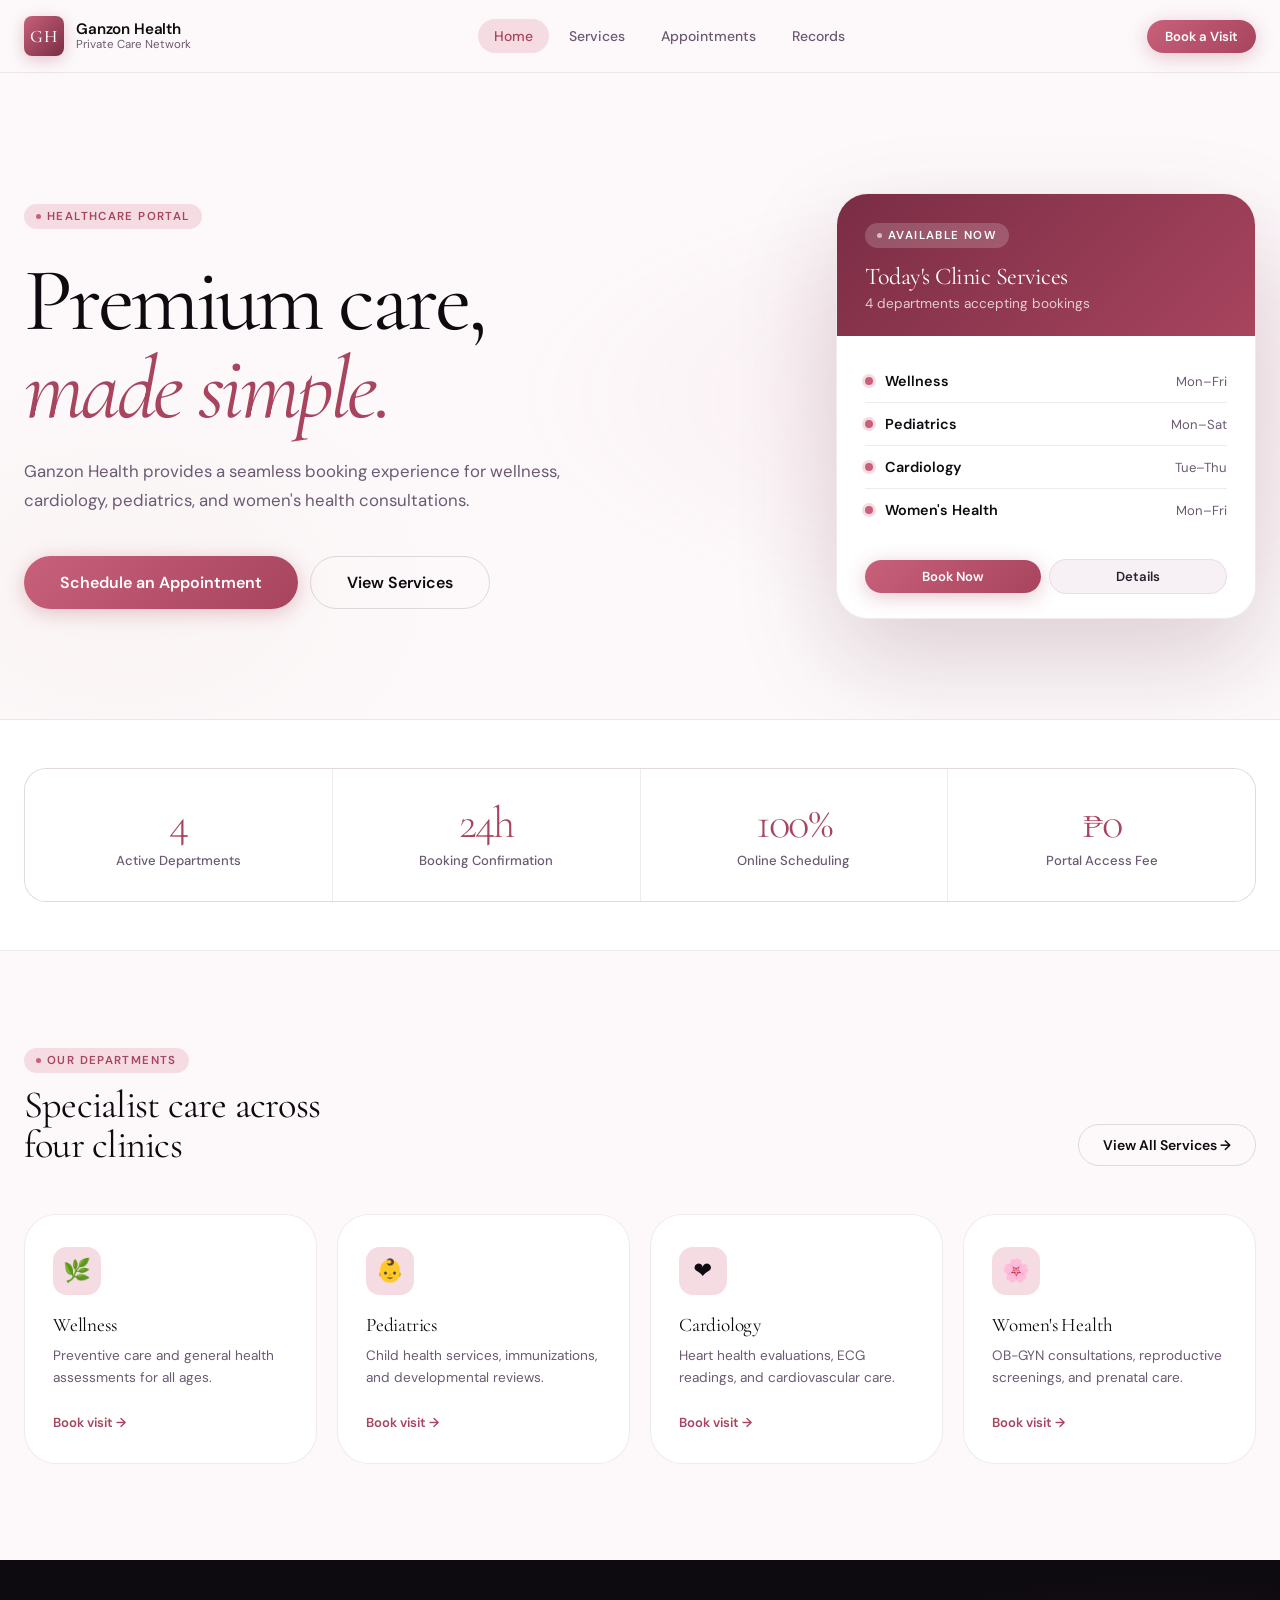
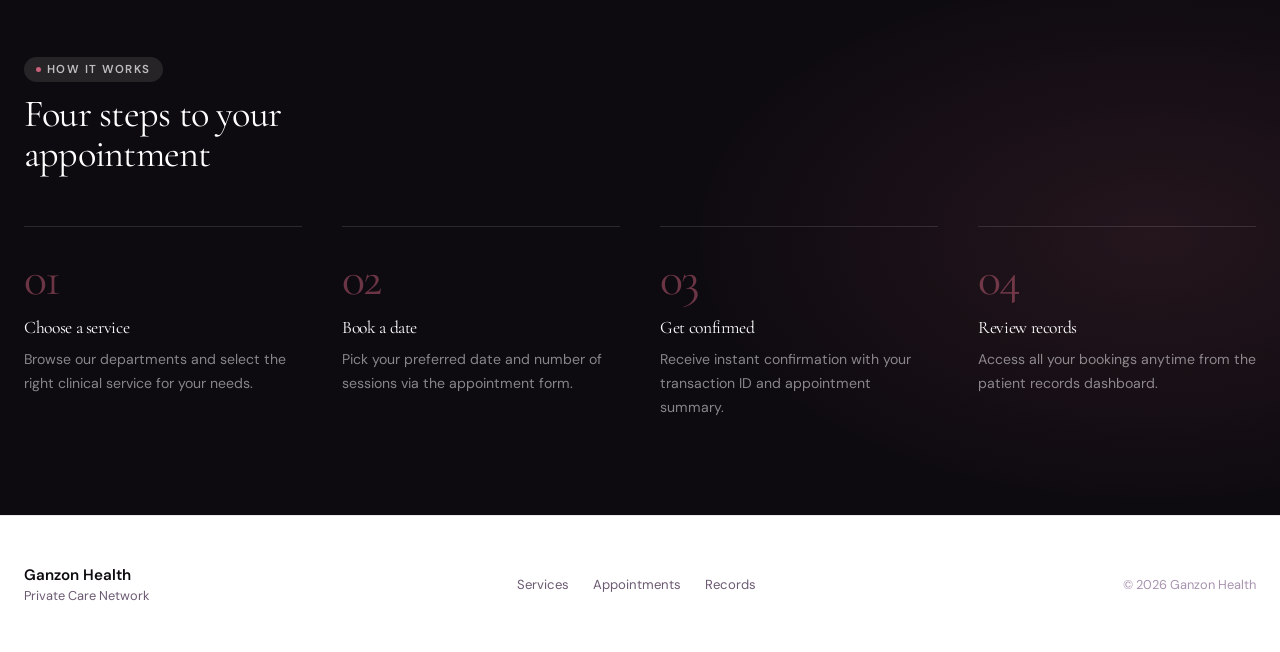
<file: templates/index.html>
<!DOCTYPE html>
<html lang="en">
<head>
  <meta charset="UTF-8">
  <meta name="viewport" content="width=device-width, initial-scale=1.0">
  <title>Ganzon Health — Private Care Network</title>
  <link rel="stylesheet" href="/static/css/styles.css">
</head>
<body class="page-home">

  <header class="site-header">
    <div class="header-inner">
      <a class="brand" href="/">
        <div class="brand-icon">GH</div>
        <div class="brand-text">
          <strong>Ganzon Health</strong>
          <small>Private Care Network</small>
        </div>
      </a>
      <nav class="main-nav">
        <a href="/" class="active">Home</a>
        <a href="/departments">Services</a>
        <a href="/appointment">Appointments</a>
        <a href="/records">Records</a>
      </nav>
      <div class="header-cta">
        <a class="btn btn-primary btn-sm" href="/appointment">Book a Visit</a>
      </div>
    </div>
  </header>

  <section class="hero">
    <div class="container">
      <div class="hero-grid">
        <div class="hero-copy">
          <span class="tag">Healthcare Portal</span>
          <h1 class="display-xl">
            Premium care,<br><em>made simple.</em>
          </h1>
          <p class="body-lg">
            Ganzon Health provides a seamless booking experience for wellness,
            cardiology, pediatrics, and women's health consultations.
          </p>
          <div class="hero-actions">
            <a class="btn btn-primary btn-lg" href="/appointment">Schedule an Appointment</a>
            <a class="btn btn-outline btn-lg" href="/departments">View Services</a>
          </div>
        </div>

        <div class="hero-card">
          <div class="hero-card-header">
            <span class="tag">Available Now</span>
            <h3>Today's Clinic Services</h3>
            <p>4 departments accepting bookings</p>
          </div>
          <div class="hero-card-body">
            <div class="service-item">
              <div class="service-item-left">
                <span class="service-dot"></span>
                <strong>Wellness</strong>
              </div>
              <span>Mon–Fri</span>
            </div>
            <div class="service-item">
              <div class="service-item-left">
                <span class="service-dot"></span>
                <strong>Pediatrics</strong>
              </div>
              <span>Mon–Sat</span>
            </div>
            <div class="service-item">
              <div class="service-item-left">
                <span class="service-dot"></span>
                <strong>Cardiology</strong>
              </div>
              <span>Tue–Thu</span>
            </div>
            <div class="service-item">
              <div class="service-item-left">
                <span class="service-dot"></span>
                <strong>Women's Health</strong>
              </div>
              <span>Mon–Fri</span>
            </div>
          </div>
          <div class="hero-card-footer">
            <a class="btn btn-primary btn-sm" href="/appointment">Book Now</a>
            <a class="btn btn-ghost btn-sm" href="/departments">Details</a>
          </div>
        </div>
      </div>
    </div>
  </section>

  <section class="stats-bar">
    <div class="container">
      <div class="stats-grid">
        <div class="stat-item">
          <div class="stat-num">4</div>
          <div class="stat-label">Active Departments</div>
        </div>
        <div class="stat-item">
          <div class="stat-num">24h</div>
          <div class="stat-label">Booking Confirmation</div>
        </div>
        <div class="stat-item">
          <div class="stat-num">100%</div>
          <div class="stat-label">Online Scheduling</div>
        </div>
        <div class="stat-item">
          <div class="stat-num">₱0</div>
          <div class="stat-label">Portal Access Fee</div>
        </div>
      </div>
    </div>
  </section>

  <section class="services-preview">
    <div class="container">
      <div class="section-header">
        <div>
          <span class="tag" style="margin-bottom:12px;display:inline-flex;">Our Departments</span>
          <h2 class="display-md">Specialist care across four clinics</h2>
        </div>
        <a class="btn btn-outline" href="/departments">View All Services →</a>
      </div>
      <div class="services-grid">
        <a class="service-card-home" href="/appointment?service=WELLNESS">
          <div class="service-icon">🌿</div>
          <h3>Wellness</h3>
          <p>Preventive care and general health assessments for all ages.</p>
          <span class="link-arrow">Book visit →</span>
        </a>
        <a class="service-card-home" href="/appointment?service=PEDIATRICS" style="animation-delay:.08s">
          <div class="service-icon">👶</div>
          <h3>Pediatrics</h3>
          <p>Child health services, immunizations, and developmental reviews.</p>
          <span class="link-arrow">Book visit →</span>
        </a>
        <a class="service-card-home" href="/appointment?service=CARDIOLOGY" style="animation-delay:.16s">
          <div class="service-icon">❤️</div>
          <h3>Cardiology</h3>
          <p>Heart health evaluations, ECG readings, and cardiovascular care.</p>
          <span class="link-arrow">Book visit →</span>
        </a>
        <a class="service-card-home" href="/appointment?service=WOMENS_HEALTH" style="animation-delay:.24s">
          <div class="service-icon">🌸</div>
          <h3>Women's Health</h3>
          <p>OB-GYN consultations, reproductive screenings, and prenatal care.</p>
          <span class="link-arrow">Book visit →</span>
        </a>
      </div>
    </div>
  </section>

  <section class="process-section">
    <div class="container">
      <div class="section-header" style="margin-bottom:52px;">
        <div>
          <span class="tag" style="background:rgba(255,255,255,.1);color:rgba(255,255,255,.7);margin-bottom:12px;display:inline-flex;">How It Works</span>
          <h2 class="display-md" style="color:#fff;">Four steps to your appointment</h2>
        </div>
      </div>
      <div class="process-grid">
        <div class="process-step">
          <div class="step-num">01</div>
          <h3>Choose a service</h3>
          <p>Browse our departments and select the right clinical service for your needs.</p>
        </div>
        <div class="process-step">
          <div class="step-num">02</div>
          <h3>Book a date</h3>
          <p>Pick your preferred date and number of sessions via the appointment form.</p>
        </div>
        <div class="process-step">
          <div class="step-num">03</div>
          <h3>Get confirmed</h3>
          <p>Receive instant confirmation with your transaction ID and appointment summary.</p>
        </div>
        <div class="process-step">
          <div class="step-num">04</div>
          <h3>Review records</h3>
          <p>Access all your bookings anytime from the patient records dashboard.</p>
        </div>
      </div>
    </div>
  </section>

  <footer class="site-footer">
    <div class="footer-inner">
      <div class="footer-brand">
        <strong>Ganzon Health</strong>
        <p>Private Care Network</p>
      </div>
      <nav class="footer-links">
        <a href="/departments">Services</a>
        <a href="/appointment">Appointments</a>
        <a href="/records">Records</a>
      </nav>
      <p class="footer-copy">© <span id="year"></span> Ganzon Health</p>
    </div>
  </footer>

  <script src="/static/js/home.js"></script>
</body>
</html>
</file>
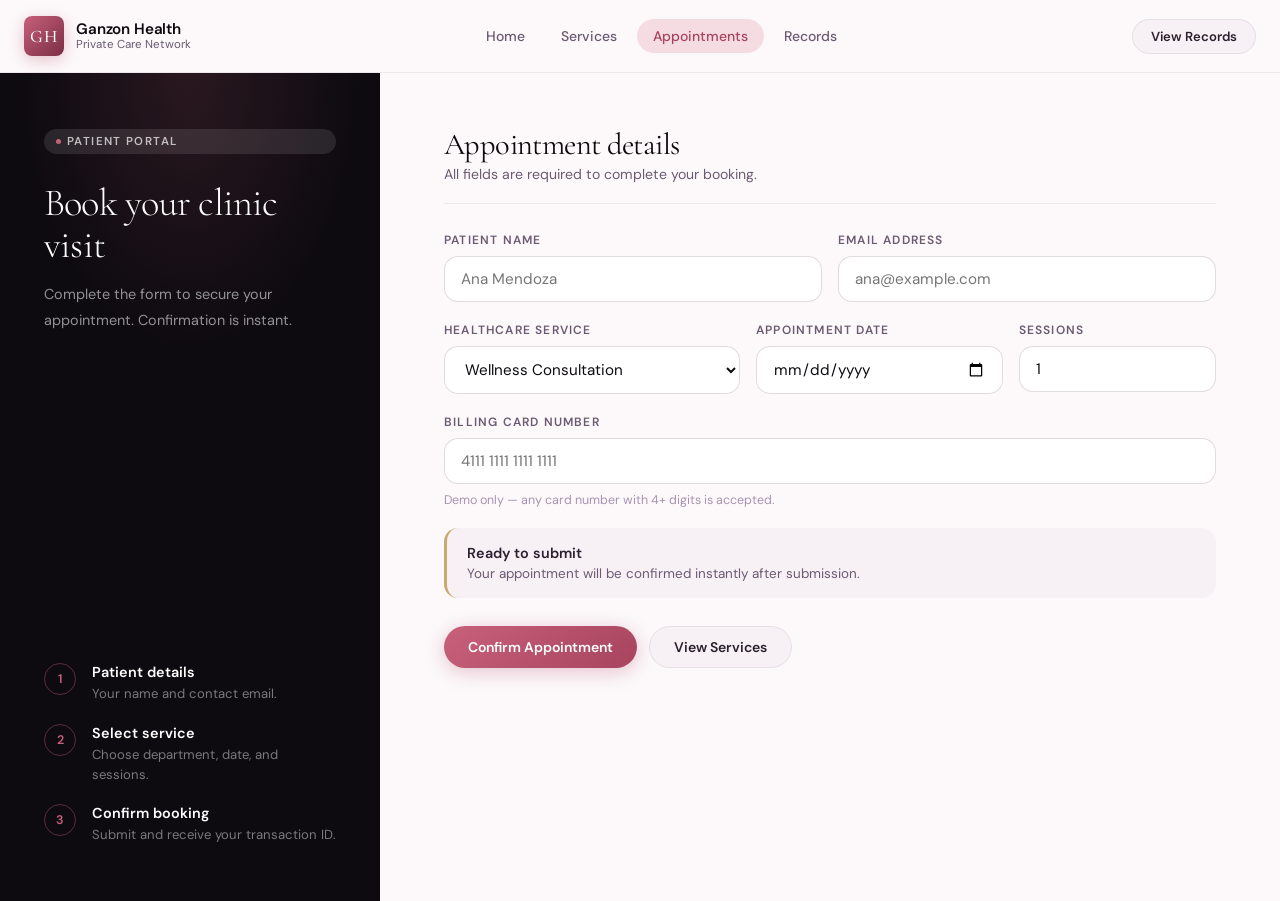
<file: templates/appointment.html>
<!DOCTYPE html>
<html lang="en">
<head>
  <meta charset="UTF-8">
  <meta name="viewport" content="width=device-width, initial-scale=1.0">
  <title>Book an Appointment — Ganzon Health</title>
  <link rel="stylesheet" href="/static/css/styles.css">
</head>
<body class="page-booking">

  <header class="site-header">
    <div class="header-inner">
      <a class="brand" href="/">
        <div class="brand-icon">GH</div>
        <div class="brand-text">
          <strong>Ganzon Health</strong>
          <small>Private Care Network</small>
        </div>
      </a>
      <nav class="main-nav">
        <a href="/">Home</a>
        <a href="/departments">Services</a>
        <a href="/appointment" class="active">Appointments</a>
        <a href="/records">Records</a>
      </nav>
      <div class="header-cta">
        <a class="btn btn-ghost btn-sm" href="/records">View Records</a>
      </div>
    </div>
  </header>

  <main class="appt-layout">
    <!-- Sidebar -->
    <aside class="appt-sidebar">
      <span class="tag">Patient Portal</span>
      <h2>Book your clinic visit</h2>
      <p>Complete the form to secure your appointment. Confirmation is instant.</p>

      <div class="sidebar-steps">
        <div class="sidebar-step">
          <div class="step-circle">1</div>
          <div>
            <h4>Patient details</h4>
            <p>Your name and contact email.</p>
          </div>
        </div>
        <div class="sidebar-step">
          <div class="step-circle">2</div>
          <div>
            <h4>Select service</h4>
            <p>Choose department, date, and sessions.</p>
          </div>
        </div>
        <div class="sidebar-step">
          <div class="step-circle">3</div>
          <div>
            <h4>Confirm booking</h4>
            <p>Submit and receive your transaction ID.</p>
          </div>
        </div>
      </div>
    </aside>

    <!-- Form -->
    <div class="appt-form-wrap">
      <div class="form-section-title">
        <h2>Appointment details</h2>
        <p>All fields are required to complete your booking.</p>
      </div>

      <form id="appointment-form" class="form-body">
        <div class="form-row cols-2">
          <div class="field">
            <label for="patientName">Patient Name</label>
            <input id="patientName" type="text" placeholder="Ana Mendoza" required>
          </div>
          <div class="field">
            <label for="patientEmail">Email Address</label>
            <input id="patientEmail" type="email" placeholder="ana@example.com" required>
          </div>
        </div>

        <div class="form-row cols-3">
          <div class="field">
            <label for="serviceCode">Healthcare Service</label>
            <select id="serviceCode" required>
              <option value="WELLNESS">Wellness Consultation</option>
              <option value="PEDIATRICS">Pediatrics Visit</option>
              <option value="CARDIOLOGY">Cardiology Review</option>
              <option value="WOMENS_HEALTH">Women's Health</option>
            </select>
          </div>
          <div class="field">
            <label for="appointmentDate">Appointment Date</label>
            <input id="appointmentDate" type="date" required>
          </div>
          <div class="field">
            <label for="sessionsRequested">Sessions</label>
            <input id="sessionsRequested" type="number" min="1" max="3" value="1" required>
          </div>
        </div>

        <div class="field">
          <label for="cardNumber">Billing Card Number</label>
          <input id="cardNumber" type="text" placeholder="4111 1111 1111 1111" minlength="4" required>
          <small>Demo only — any card number with 4+ digits is accepted.</small>
        </div>

        <div id="appointment-status" class="status-card neutral">
          <strong>Ready to submit</strong>
          <p>Your appointment will be confirmed instantly after submission.</p>
        </div>

        <div class="form-actions">
          <button class="btn btn-primary" type="submit">Confirm Appointment</button>
          <a class="btn btn-ghost" href="/departments">View Services</a>
        </div>
      </form>
    </div>
  </main>

  <script src="/static/js/common.js"></script>
  <script src="/static/js/appointment.js"></script>
</body>
</html>
</file>
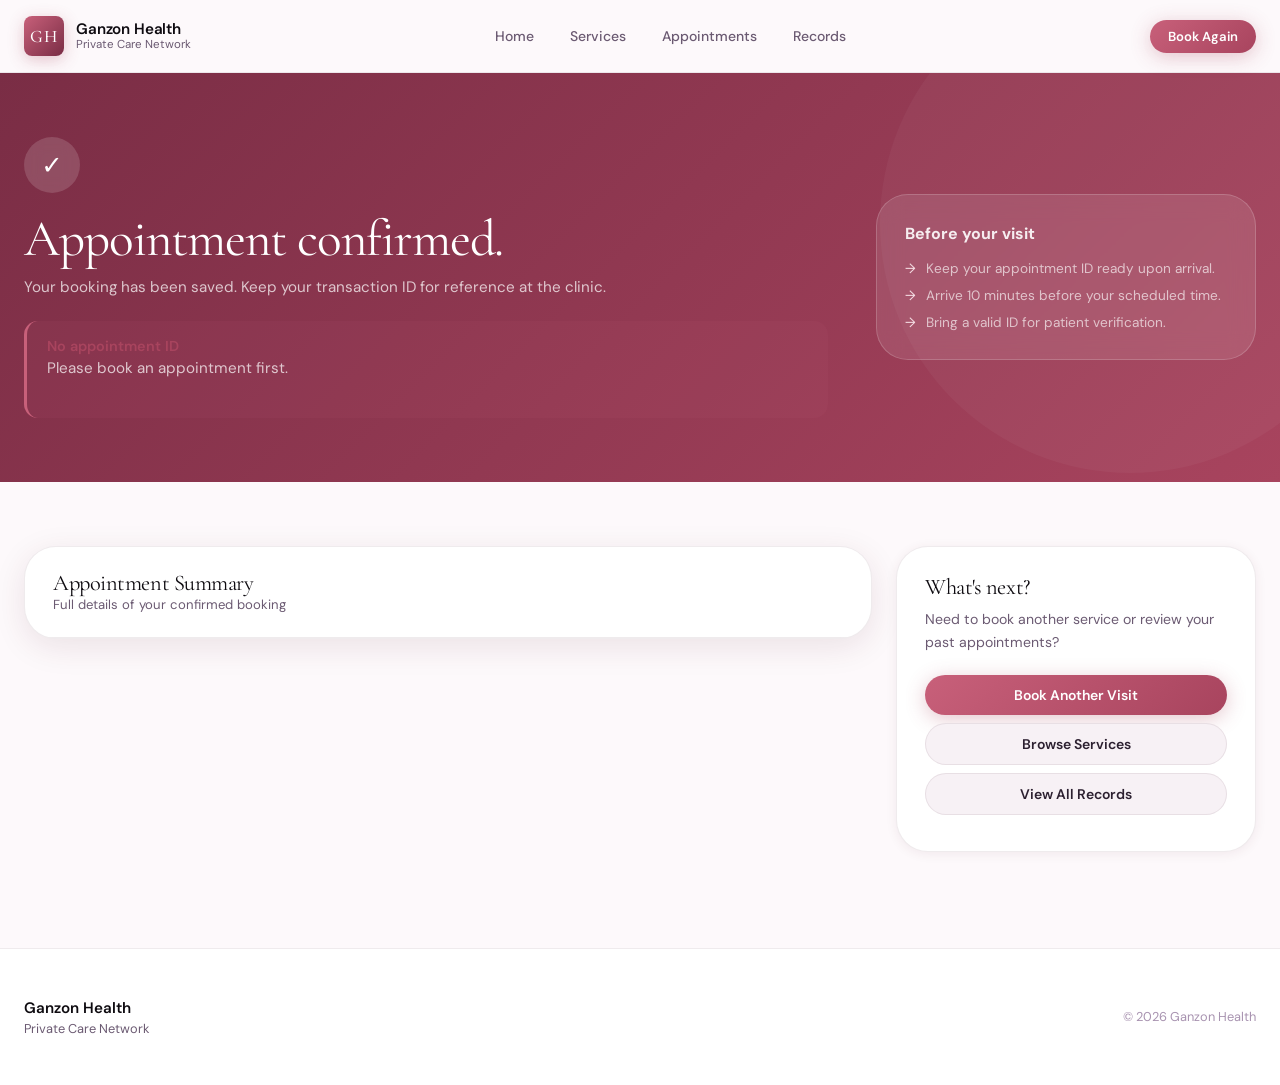
<file: templates/confirmation.html>
<!DOCTYPE html>
<html lang="en">
<head>
  <meta charset="UTF-8">
  <meta name="viewport" content="width=device-width, initial-scale=1.0">
  <title>Confirmation — Ganzon Health</title>
  <link rel="stylesheet" href="/static/css/styles.css">
</head>
<body class="page-confirmation">

  <header class="site-header">
    <div class="header-inner">
      <a class="brand" href="/">
        <div class="brand-icon">GH</div>
        <div class="brand-text">
          <strong>Ganzon Health</strong>
          <small>Private Care Network</small>
        </div>
      </a>
      <nav class="main-nav">
        <a href="/">Home</a>
        <a href="/departments">Services</a>
        <a href="/appointment">Appointments</a>
        <a href="/records">Records</a>
      </nav>
      <div class="header-cta">
        <a class="btn btn-primary btn-sm" href="/appointment">Book Again</a>
      </div>
    </div>
  </header>

  <section class="confirm-hero">
    <div class="container">
      <div class="confirm-hero-inner">
        <div>
          <div class="confirm-check">✓</div>
          <h1>Appointment confirmed.</h1>
          <p>Your booking has been saved. Keep your transaction ID for reference at the clinic.</p>
          <div id="confirmation-status" class="status-card embedded">
            <strong>Loading your summary…</strong>
            <p>Retrieving appointment details.</p>
          </div>
        </div>
        <div class="confirm-side-card">
          <h4>Before your visit</h4>
          <ul>
            <li>Keep your appointment ID ready upon arrival.</li>
            <li>Arrive 10 minutes before your scheduled time.</li>
            <li>Bring a valid ID for patient verification.</li>
          </ul>
        </div>
      </div>
    </div>
  </section>

  <section class="confirm-content">
    <div class="container">
      <div class="confirm-grid">
        <div class="summary-card">
          <div class="summary-card-header">
            <h3>Appointment Summary</h3>
            <p>Full details of your confirmed booking</p>
          </div>
          <div id="appointment-summary" class="summary-rows"></div>
        </div>

        <div class="next-card">
          <h3>What's next?</h3>
          <p>Need to book another service or review your past appointments?</p>
          <a class="btn btn-primary" href="/appointment">Book Another Visit</a>
          <a class="btn btn-ghost" href="/departments">Browse Services</a>
          <a class="btn btn-ghost" href="/records">View All Records</a>
        </div>
      </div>
    </div>
  </section>

  <footer class="site-footer">
    <div class="footer-inner">
      <div class="footer-brand">
        <strong>Ganzon Health</strong>
        <p>Private Care Network</p>
      </div>
      <p class="footer-copy">© <span id="year"></span> Ganzon Health</p>
    </div>
  </footer>

  <script src="/static/js/common.js"></script>
  <script src="/static/js/confirmation.js"></script>
  <script>document.getElementById('year').textContent = new Date().getFullYear();</script>
</body>
</html>
</file>
<file: static/css/styles.css>
@import url('https://fonts.googleapis.com/css2?family=Cormorant+Garamond:ital,wght@0,300;0,400;0,500;0,600;1,300;1,400;1,500&family=DM+Sans:wght@300;400;500;600&display=swap');

/* ─── Design Tokens ─────────────────────────────────────────────────────── */
:root {
  --ink:        #0e0b10;
  --ink-2:      #2c2030;
  --ink-3:      #6b5a72;
  --ink-4:      #a893b0;
  --paper:      #fdf9fb;
  --paper-2:    #f7f1f5;
  --paper-3:    #efe6ec;
  --rose:       #c8607a;
  --rose-2:     #a8445e;
  --rose-3:     #7a2d45;
  --rose-light: #f5dce3;
  --gold:       #c9a96e;
  --line:       rgba(100,60,80,0.10);
  --line-2:     rgba(100,60,80,0.18);
  --sh-sm:      0 2px 12px rgba(80,20,40,0.07);
  --sh-md:      0 8px 32px rgba(80,20,40,0.10);
  --sh-lg:      0 24px 64px rgba(80,20,40,0.14);
  --sh-xl:      0 40px 100px rgba(80,20,40,0.18);
  --r-sm:       8px;
  --r-md:       14px;
  --r-lg:       22px;
  --r-xl:       32px;
  --r-pill:     999px;
  --max:        1320px;
  --f-display:  'Cormorant Garamond', Georgia, serif;
  --f-body:     'DM Sans', system-ui, sans-serif;
  --ease:       cubic-bezier(0.22, 1, 0.36, 1);
  --spring:     cubic-bezier(0.34, 1.56, 0.64, 1);
}

/* ─── Base ───────────────────────────────────────────────────────────────── */
*, *::before, *::after { box-sizing: border-box; margin: 0; padding: 0; }
html { scroll-behavior: smooth; font-size: 16px; }
body {
  font-family: var(--f-body);
  color: var(--ink);
  background: var(--paper);
  min-height: 100vh;
  -webkit-font-smoothing: antialiased;
}
a { color: inherit; text-decoration: none; }
img { display: block; max-width: 100%; }
button, input, select { font: inherit; }

/* ─── Keyframes ──────────────────────────────────────────────────────────── */
@keyframes fadeUp   { from { opacity:0; transform:translateY(24px); } to { opacity:1; transform:translateY(0); } }
@keyframes fadeIn   { from { opacity:0; } to { opacity:1; } }
@keyframes slideIn  { from { opacity:0; transform:translateX(-16px); } to { opacity:1; transform:translateX(0); } }
@keyframes scaleIn  { from { opacity:0; transform:scale(0.96); } to { opacity:1; transform:scale(1); } }
@keyframes lineDraw { from { transform:scaleX(0); } to { transform:scaleX(1); } }

/* ─── Layout ─────────────────────────────────────────────────────────────── */
.container { width: min(var(--max), calc(100% - 48px)); margin-inline: auto; }

/* ─── Header ─────────────────────────────────────────────────────────────── */
.site-header {
  position: sticky; top: 0; z-index: 200;
  background: rgba(253,249,251,0.92);
  backdrop-filter: blur(20px) saturate(1.5);
  border-bottom: 1px solid var(--line);
}
.header-inner {
  width: min(var(--max), calc(100% - 48px));
  margin-inline: auto;
  height: 72px;
  display: flex;
  align-items: center;
  justify-content: space-between;
  gap: 32px;
}
.brand {
  display: flex;
  align-items: center;
  gap: 12px;
  animation: fadeIn .5s var(--ease) both;
}
.brand-icon {
  width: 40px; height: 40px;
  background: linear-gradient(135deg, var(--rose) 0%, var(--rose-3) 100%);
  border-radius: var(--r-sm);
  display: grid; place-items: center;
  color: #fff;
  font-family: var(--f-display);
  font-size: 1.1rem;
  font-weight: 500;
  letter-spacing: .05em;
  box-shadow: 0 4px 16px rgba(168,68,94,.30);
}
.brand-text { display: flex; flex-direction: column; line-height: 1.2; }
.brand-text strong { font-size: .95rem; font-weight: 600; letter-spacing: -.01em; }
.brand-text small  { font-size: .72rem; color: var(--ink-3); font-weight: 400; }

.main-nav {
  display: flex;
  align-items: center;
  gap: 4px;
  animation: fadeIn .5s .1s var(--ease) both;
}
.main-nav a {
  padding: 8px 16px;
  border-radius: var(--r-pill);
  font-size: .875rem;
  font-weight: 500;
  color: var(--ink-3);
  transition: color .2s, background .2s;
}
.main-nav a:hover { color: var(--ink); background: var(--paper-2); }
.main-nav a.active { color: var(--rose-2); background: var(--rose-light); }

.header-cta {
  animation: fadeIn .5s .2s var(--ease) both;
}

/* ─── Buttons ─────────────────────────────────────────────────────────────── */
.btn {
  display: inline-flex; align-items: center; gap: 8px;
  padding: 11px 24px;
  border-radius: var(--r-pill);
  font-size: .875rem;
  font-weight: 600;
  border: none;
  cursor: pointer;
  transition: transform .22s var(--spring), box-shadow .22s var(--ease), opacity .2s;
  white-space: nowrap;
}
.btn:hover   { transform: translateY(-2px); }
.btn:active  { transform: translateY(0) scale(.98); }

.btn-primary {
  background: linear-gradient(135deg, var(--rose) 0%, var(--rose-2) 100%);
  color: #fff;
  box-shadow: 0 4px 20px rgba(168,68,94,.30);
}
.btn-primary:hover { box-shadow: 0 8px 28px rgba(168,68,94,.40); }

.btn-outline {
  background: transparent;
  color: var(--ink);
  border: 1.5px solid var(--line-2);
}
.btn-outline:hover { border-color: var(--rose); color: var(--rose-2); background: var(--rose-light); }

.btn-ghost {
  background: var(--paper-2);
  color: var(--ink-2);
  border: 1px solid var(--line);
}
.btn-ghost:hover { background: var(--paper-3); }

.btn-sm { padding: 8px 18px; font-size: .82rem; }
.btn-lg { padding: 15px 36px; font-size: 1rem; }

/* ─── Typography helpers ─────────────────────────────────────────────────── */
.tag {
  display: inline-flex; align-items: center; gap: 6px;
  padding: 5px 12px;
  background: var(--rose-light);
  color: var(--rose-2);
  border-radius: var(--r-pill);
  font-size: .72rem;
  font-weight: 600;
  letter-spacing: .12em;
  text-transform: uppercase;
}
.tag::before {
  content: '';
  display: block; width: 5px; height: 5px;
  border-radius: 50%;
  background: var(--rose);
}
h1, h2, h3 {
  font-family: var(--f-display);
  font-weight: 400;
  line-height: 1.05;
  letter-spacing: -.02em;
}
.display-xl {
  font-size: clamp(3.2rem, 7vw, 6.5rem);
  line-height: .98;
  letter-spacing: -.04em;
}
.display-lg { font-size: clamp(2.4rem, 5vw, 4.4rem); }
.display-md { font-size: clamp(1.8rem, 3vw, 2.8rem); }
.display-sm { font-size: clamp(1.4rem, 2vw, 1.9rem); }
.body-lg { font-size: 1.05rem; line-height: 1.75; color: var(--ink-3); }
.body-md { font-size: .95rem;  line-height: 1.7;  color: var(--ink-3); }
.body-sm { font-size: .85rem;  line-height: 1.65; color: var(--ink-4); }
.italic  { font-style: italic; }
.muted   { color: var(--ink-3); }

/* ─── Divider ─────────────────────────────────────────────────────────────── */
.divider {
  height: 1px; background: var(--line);
  margin-block: 0;
}

/* ─── Card base ──────────────────────────────────────────────────────────── */
.card {
  background: #fff;
  border: 1px solid var(--line);
  border-radius: var(--r-xl);
  box-shadow: var(--sh-sm);
  transition: transform .3s var(--spring), box-shadow .3s var(--ease);
}
.card:hover { transform: translateY(-4px); box-shadow: var(--sh-lg); }

/* ─── Status badge ────────────────────────────────────────────────────────── */
.status-card {
  padding: 16px 20px;
  border-radius: var(--r-md);
  border-left: 3px solid var(--line-2);
  background: var(--paper-2);
  transition: all .3s var(--ease);
}
.status-card strong { display:block; font-size:.9rem; font-weight:600; margin-bottom:3px; }
.status-card p { font-size:.84rem; color:var(--ink-3); margin:0; }
.status-card.neutral { border-color: var(--gold); }
.status-card.neutral strong { color: var(--ink-2); }
.status-card.success { border-color:#2d9171; background:rgba(45,145,113,.07); }
.status-card.success strong { color:#1e7558; }
.status-card.error   { border-color:var(--rose); background:rgba(200,96,122,.07); }
.status-card.error strong { color:var(--rose-2); }
.status-card.embedded {
  background: rgba(255,255,255,.12);
  border-color: rgba(255,255,255,.35);
  backdrop-filter: blur(8px);
}
.status-card.embedded strong,
.status-card.embedded p { color:#fff; }
.wide-status { width:100%; }

/* ══════════════════════════════════════════════════════════════════════════
   HOME PAGE
══════════════════════════════════════════════════════════════════════════ */
.page-home body,
body.page-home { background: var(--paper); }

/* Hero */
.hero {
  position: relative;
  overflow: hidden;
  padding: 120px 0 100px;
  border-bottom: 1px solid var(--line);
}
.hero::before {
  content: '';
  position: absolute; inset: 0;
  background:
    radial-gradient(ellipse 70% 60% at 80% 50%, rgba(200,96,122,.08), transparent 60%),
    radial-gradient(ellipse 50% 70% at 10% 80%, rgba(201,169,110,.06), transparent 55%);
  pointer-events: none;
}
.hero-grid {
  display: grid;
  grid-template-columns: 1fr 420px;
  align-items: center;
  gap: 64px;
}
.hero-copy { animation: fadeUp .7s var(--ease) both; }
.hero-copy .tag { margin-bottom: 28px; }
.hero-copy h1 { margin-bottom: 24px; }
.hero-copy h1 em { color: var(--rose-2); font-style: italic; }
.hero-copy p { max-width: 50ch; margin-bottom: 40px; }
.hero-actions { display: flex; gap: 12px; flex-wrap: wrap; }

.hero-card {
  background: #fff;
  border: 1px solid var(--line);
  border-radius: var(--r-xl);
  box-shadow: var(--sh-xl);
  overflow: hidden;
  animation: scaleIn .7s .15s var(--ease) both;
}
.hero-card-header {
  padding: 28px 28px 24px;
  background: linear-gradient(135deg, var(--rose-3) 0%, var(--rose-2) 100%);
  color: #fff;
}
.hero-card-header .tag {
  background: rgba(255,255,255,.18);
  color: #fff;
  margin-bottom: 16px;
}
.hero-card-header .tag::before { background: rgba(255,255,255,.6); }
.hero-card-header h3 {
  font-family: var(--f-display);
  font-size: 1.5rem;
  font-weight: 400;
  margin-bottom: 6px;
  color: #fff;
}
.hero-card-header p { font-size: .85rem; color: rgba(255,255,255,.75); margin: 0; }
.hero-card-body { padding: 24px 28px; }
.service-item {
  display: flex;
  align-items: center;
  justify-content: space-between;
  padding: 12px 0;
  border-bottom: 1px solid var(--line);
  font-size: .9rem;
}
.service-item:last-child { border: none; padding-bottom: 0; }
.service-item strong { font-weight: 600; }
.service-item span   { color: var(--ink-3); font-size: .82rem; }
.service-dot {
  width: 8px; height: 8px; border-radius: 50%;
  background: var(--rose); margin-right: 12px; flex-shrink: 0;
  box-shadow: 0 0 0 3px var(--rose-light);
}
.service-item-left { display: flex; align-items: center; }
.hero-card-footer {
  padding: 16px 28px 24px;
  display: flex; align-items: center; gap: 8px;
}
.hero-card-footer .btn { flex: 1; justify-content: center; }

/* Stats bar */
.stats-bar {
  padding: 48px 0;
  border-bottom: 1px solid var(--line);
  background: #fff;
}
.stats-grid {
  display: grid;
  grid-template-columns: repeat(4, 1fr);
  gap: 1px;
  background: var(--line);
  border: 1px solid var(--line);
  border-radius: var(--r-lg);
  overflow: hidden;
}
.stat-item {
  background: #fff;
  padding: 32px;
  text-align: center;
  transition: background .2s;
}
.stat-item:hover { background: var(--paper-2); }
.stat-num {
  font-family: var(--f-display);
  font-size: 2.8rem;
  font-weight: 300;
  color: var(--rose-2);
  line-height: 1;
  margin-bottom: 6px;
  letter-spacing: -.04em;
}
.stat-label { font-size: .82rem; color: var(--ink-3); font-weight: 500; }

/* Services section */
.services-preview {
  padding: 96px 0;
}
.section-header {
  display: flex;
  align-items: flex-end;
  justify-content: space-between;
  gap: 32px;
  margin-bottom: 48px;
}
.section-header h2 { max-width: 18ch; }
.services-grid {
  display: grid;
  grid-template-columns: repeat(4, 1fr);
  gap: 20px;
}
.service-card-home {
  padding: 32px 28px;
  border-radius: var(--r-xl);
  border: 1px solid var(--line);
  background: #fff;
  transition: transform .3s var(--spring), box-shadow .3s var(--ease), border-color .2s;
  animation: fadeUp .5s var(--ease) both;
  cursor: pointer;
}
.service-card-home:hover {
  transform: translateY(-6px);
  box-shadow: var(--sh-lg);
  border-color: var(--rose-light);
}
.service-icon {
  width: 48px; height: 48px;
  background: var(--rose-light);
  border-radius: var(--r-md);
  display: grid; place-items: center;
  margin-bottom: 20px;
  font-size: 1.4rem;
}
.service-card-home h3 {
  font-family: var(--f-display);
  font-size: 1.2rem;
  font-weight: 400;
  margin-bottom: 10px;
  letter-spacing: -.01em;
}
.service-card-home p { font-size: .85rem; color: var(--ink-3); line-height: 1.65; margin-bottom: 24px; }
.service-card-home .link-arrow {
  font-size: .82rem;
  font-weight: 600;
  color: var(--rose-2);
  display: flex; align-items: center; gap: 6px;
  transition: gap .2s var(--spring);
}
.service-card-home:hover .link-arrow { gap: 10px; }

/* Process section */
.process-section {
  padding: 96px 0;
  background: var(--ink);
  color: #fff;
  position: relative;
  overflow: hidden;
}
.process-section::before {
  content: '';
  position: absolute; inset: 0;
  background: radial-gradient(ellipse 60% 80% at 90% 50%, rgba(200,96,122,.12), transparent 60%);
  pointer-events: none;
}
.process-section .section-header h2 { color: #fff; }
.process-section .section-header p  { color: rgba(255,255,255,.55); }
.process-grid {
  display: grid;
  grid-template-columns: repeat(4, 1fr);
  gap: 40px;
  position: relative; z-index: 1;
}
.process-step { padding-top: 28px; border-top: 1px solid rgba(255,255,255,.12); }
.step-num {
  font-family: var(--f-display);
  font-size: 3rem;
  color: var(--rose);
  opacity: .5;
  line-height: 1;
  margin-bottom: 16px;
  letter-spacing: -.04em;
}
.process-step h3 { color: #fff; font-size: 1.1rem; margin-bottom: 10px; }
.process-step p  { color: rgba(255,255,255,.5); font-size: .88rem; line-height: 1.7; }

/* Footer */
.site-footer {
  padding: 48px 0;
  border-top: 1px solid var(--line);
  background: #fff;
}
.footer-inner {
  width: min(var(--max), calc(100% - 48px));
  margin-inline: auto;
  display: flex;
  align-items: center;
  justify-content: space-between;
  gap: 24px;
}
.footer-brand strong { font-size: .95rem; font-weight: 600; }
.footer-brand p { font-size: .8rem; color: var(--ink-3); margin-top: 2px; }
.footer-copy { font-size: .8rem; color: var(--ink-4); }
.footer-links { display: flex; gap: 24px; }
.footer-links a { font-size: .82rem; color: var(--ink-3); transition: color .2s; }
.footer-links a:hover { color: var(--rose-2); }

/* ══════════════════════════════════════════════════════════════════════════
   DEPARTMENTS PAGE
══════════════════════════════════════════════════════════════════════════ */
.page-header {
  padding: 72px 0 56px;
  border-bottom: 1px solid var(--line);
  background: linear-gradient(180deg, #fff 0%, var(--paper-2) 100%);
  animation: fadeUp .5s var(--ease) both;
}
.page-header .tag { margin-bottom: 16px; }
.page-header h1  { margin-bottom: 14px; }
.page-header p   { max-width: 52ch; }

.dept-grid-section { padding: 64px 0 96px; }
.dept-grid {
  display: grid;
  grid-template-columns: repeat(2, 1fr);
  gap: 24px;
  margin-top: 24px;
}
.dept-card {
  background: #fff;
  border: 1px solid var(--line);
  border-radius: var(--r-xl);
  overflow: hidden;
  box-shadow: var(--sh-sm);
  transition: transform .3s var(--spring), box-shadow .3s var(--ease);
  animation: fadeUp .5s var(--ease) both;
}
.dept-card:hover { transform: translateY(-5px); box-shadow: var(--sh-lg); }
.dept-card-accent {
  height: 6px;
  background: linear-gradient(90deg, var(--rose) 0%, var(--rose-light) 100%);
}
.dept-card-body { padding: 32px; }
.dept-card-body .tag { margin-bottom: 16px; }
.dept-card-body h3 {
  font-family: var(--f-display);
  font-size: 1.6rem;
  font-weight: 400;
  margin-bottom: 10px;
  letter-spacing: -.02em;
}
.dept-card-body p { font-size: .9rem; color: var(--ink-3); line-height: 1.7; margin-bottom: 24px; }
.dept-meta {
  display: grid;
  grid-template-columns: 1fr 1fr;
  gap: 12px;
  margin-bottom: 24px;
}
.dept-meta-item {
  padding: 14px 16px;
  background: var(--paper-2);
  border-radius: var(--r-md);
  border: 1px solid var(--line);
}
.dept-meta-item label {
  display: block;
  font-size: .7rem;
  font-weight: 600;
  text-transform: uppercase;
  letter-spacing: .1em;
  color: var(--ink-4);
  margin-bottom: 4px;
}
.dept-meta-item strong {
  font-size: .9rem;
  font-weight: 600;
  color: var(--ink);
}

/* ══════════════════════════════════════════════════════════════════════════
   APPOINTMENT PAGE
══════════════════════════════════════════════════════════════════════════ */
.appt-layout {
  display: grid;
  grid-template-columns: 380px 1fr;
  min-height: calc(100vh - 72px);
}
.appt-sidebar {
  background: var(--ink);
  padding: 56px 44px;
  display: flex; flex-direction: column;
  position: relative; overflow: hidden;
}
.appt-sidebar::before {
  content: '';
  position: absolute; inset: 0;
  background: radial-gradient(ellipse 80% 60% at 50% 0%, rgba(200,96,122,.15), transparent 55%);
  pointer-events: none;
}
.appt-sidebar > * { position: relative; z-index: 1; }
.appt-sidebar .tag {
  background: rgba(255,255,255,.1);
  color: rgba(255,255,255,.7);
  margin-bottom: 28px;
}
.appt-sidebar .tag::before { background: var(--rose); }
.appt-sidebar h2 {
  font-family: var(--f-display);
  font-size: 2.4rem;
  color: #fff;
  font-weight: 300;
  margin-bottom: 16px;
  line-height: 1.1;
}
.appt-sidebar p { color: rgba(255,255,255,.55); font-size: .9rem; line-height: 1.75; margin-bottom: 40px; }
.sidebar-steps { margin-top: auto; display: flex; flex-direction: column; gap: 20px; }
.sidebar-step { display: flex; align-items: flex-start; gap: 16px; }
.step-circle {
  width: 32px; height: 32px; border-radius: 50%; flex-shrink: 0;
  border: 1.5px solid rgba(200,96,122,.4);
  display: grid; place-items: center;
  font-size: .78rem; font-weight: 600; color: var(--rose);
}
.sidebar-step h4 { color: #fff; font-size: .9rem; font-weight: 600; margin-bottom: 3px; }
.sidebar-step p  { color: rgba(255,255,255,.45); font-size: .82rem; margin: 0; line-height: 1.5; }

.appt-form-wrap {
  background: var(--paper);
  padding: 56px 64px;
  overflow-y: auto;
}
.form-section-title {
  margin-bottom: 28px;
  padding-bottom: 20px;
  border-bottom: 1px solid var(--line);
}
.form-section-title h2 { font-family: var(--f-display); font-size: 1.9rem; margin-bottom: 4px; }
.form-section-title p  { font-size: .88rem; color: var(--ink-3); }

.form-body { display: grid; gap: 20px; }
.form-row  { display: grid; gap: 16px; }
.form-row.cols-2 { grid-template-columns: 1fr 1fr; }
.form-row.cols-3 { grid-template-columns: 1.2fr 1fr .8fr; }

.field {
  display: flex; flex-direction: column; gap: 8px;
}
.field label {
  font-size: .75rem;
  font-weight: 600;
  text-transform: uppercase;
  letter-spacing: .1em;
  color: var(--ink-3);
}
.field input,
.field select {
  padding: 12px 16px;
  border: 1.5px solid var(--line-2);
  border-radius: var(--r-md);
  background: #fff;
  color: var(--ink);
  font-size: .95rem;
  transition: border-color .2s, box-shadow .2s;
  outline: none;
  width: 100%;
}
.field input:focus,
.field select:focus {
  border-color: var(--rose);
  box-shadow: 0 0 0 4px rgba(200,96,122,.10);
}
.field small { font-size: .78rem; color: var(--ink-4); }

.form-actions {
  display: flex; gap: 12px; flex-wrap: wrap;
  padding-top: 8px;
}

/* ══════════════════════════════════════════════════════════════════════════
   CONFIRMATION PAGE
══════════════════════════════════════════════════════════════════════════ */
.confirm-hero {
  padding: 64px 0;
  background: linear-gradient(135deg, var(--rose-3) 0%, var(--rose-2) 100%);
  color: #fff;
  position: relative; overflow: hidden;
}
.confirm-hero::after {
  content: '';
  position: absolute;
  width: 500px; height: 500px;
  border-radius: 50%;
  background: rgba(255,255,255,.04);
  right: -100px; top: -100px;
  pointer-events: none;
}
.confirm-hero-inner {
  display: grid;
  grid-template-columns: 1fr 380px;
  gap: 48px;
  align-items: center;
}
.confirm-check {
  width: 56px; height: 56px;
  background: rgba(255,255,255,.15);
  backdrop-filter: blur(8px);
  border-radius: 50%;
  display: grid; place-items: center;
  font-size: 1.6rem;
  margin-bottom: 20px;
}
.confirm-hero h1 { color: #fff; margin-bottom: 10px; font-size: clamp(2rem,4vw,3.2rem); }
.confirm-hero p  { color: rgba(255,255,255,.72); font-size:.95rem; margin-bottom:24px; }
.confirm-side-card {
  background: rgba(255,255,255,.10);
  backdrop-filter: blur(12px);
  border: 1px solid rgba(255,255,255,.18);
  border-radius: var(--r-xl);
  padding: 28px;
  color: #fff;
}
.confirm-side-card h4 { font-size: 1rem; margin-bottom: 16px; color: rgba(255,255,255,.9); }
.confirm-side-card ul { list-style: none; display: flex; flex-direction: column; gap: 10px; }
.confirm-side-card li { display: flex; align-items: flex-start; gap: 10px; font-size: .85rem; color: rgba(255,255,255,.65); }
.confirm-side-card li::before { content: '→'; color: var(--rose-light); flex-shrink: 0; }

.confirm-content { padding: 64px 0 96px; }
.confirm-grid {
  display: grid;
  grid-template-columns: 1fr 360px;
  gap: 24px;
  align-items: start;
}
.summary-card {
  background: #fff;
  border: 1px solid var(--line);
  border-radius: var(--r-xl);
  overflow: hidden;
  box-shadow: var(--sh-md);
}
.summary-card-header {
  padding: 24px 28px;
  border-bottom: 1px solid var(--line);
}
.summary-card-header h3 { font-family: var(--f-display); font-size: 1.4rem; margin-bottom: 2px; }
.summary-card-header p  { font-size: .82rem; color: var(--ink-3); }
.summary-rows { padding: 0 28px; }
.summary-row {
  display: flex;
  justify-content: space-between;
  align-items: center;
  padding: 16px 0;
  border-bottom: 1px solid var(--line);
  gap: 16px;
}
.summary-row:last-child { border: none; }
.summary-row span   { font-size: .85rem; color: var(--ink-3); font-weight: 500; }
.summary-row strong { font-size: .9rem; font-weight: 600; text-align: right; }

.next-card {
  background: #fff;
  border: 1px solid var(--line);
  border-radius: var(--r-xl);
  padding: 28px;
  box-shadow: var(--sh-sm);
}
.next-card h3 { font-family: var(--f-display); font-size: 1.4rem; margin-bottom: 10px; }
.next-card p  { font-size: .88rem; color: var(--ink-3); line-height: 1.65; margin-bottom: 20px; }
.next-card .btn { width: 100%; justify-content: center; margin-bottom: 8px; }

/* ══════════════════════════════════════════════════════════════════════════
   RECORDS PAGE
══════════════════════════════════════════════════════════════════════════ */
.records-layout {
  padding: 64px 0 96px;
}
.records-top {
  display: grid;
  grid-template-columns: 1fr 280px 280px;
  gap: 20px;
  align-items: start;
  margin-bottom: 40px;
}
.records-title h1 { margin-bottom: 8px; }
.records-title p  { font-size: .9rem; color: var(--ink-3); max-width: 48ch; }

.metric-card {
  background: #fff;
  border: 1px solid var(--line);
  border-radius: var(--r-xl);
  padding: 24px;
  box-shadow: var(--sh-sm);
}
.metric-card.dark {
  background: var(--ink);
  border-color: transparent;
}
.metric-label {
  font-size: .7rem;
  font-weight: 600;
  text-transform: uppercase;
  letter-spacing: .12em;
  color: var(--ink-4);
  margin-bottom: 8px;
}
.metric-card.dark .metric-label { color: rgba(255,255,255,.4); }
.metric-value {
  font-family: var(--f-display);
  font-size: 2.4rem;
  line-height: 1;
  color: var(--rose-2);
  margin-bottom: 4px;
  letter-spacing: -.04em;
}
.metric-card.dark .metric-value { color: #fff; }
.metric-sub { font-size: .82rem; color: var(--ink-3); }
.metric-card.dark .metric-sub { color: rgba(255,255,255,.4); }

.records-table-wrap {
  background: #fff;
  border: 1px solid var(--line);
  border-radius: var(--r-xl);
  overflow: hidden;
  box-shadow: var(--sh-sm);
}
.table-header {
  padding: 24px 28px;
  border-bottom: 1px solid var(--line);
  display: flex;
  align-items: center;
  justify-content: space-between;
  gap: 16px;
}
.table-header h3 { font-family: var(--f-display); font-size: 1.3rem; }
.records-list { padding: 12px 0; }
.record-row {
  display: grid;
  grid-template-columns: 1fr 180px 140px 120px 160px;
  gap: 16px;
  align-items: center;
  padding: 16px 28px;
  border-bottom: 1px solid var(--line);
  transition: background .15s;
  animation: slideIn .4s var(--ease) both;
}
.record-row:last-child { border: none; }
.record-row:hover { background: var(--paper-2); }
.record-row-label {
  display: grid;
  grid-template-columns: 1fr 180px 140px 120px 160px;
  gap: 16px;
  padding: 10px 28px 14px;
  background: var(--paper-2);
  border-bottom: 1px solid var(--line);
}
.record-row-label span {
  font-size: .68rem;
  font-weight: 600;
  text-transform: uppercase;
  letter-spacing: .1em;
  color: var(--ink-4);
}
.record-patient strong { font-size: .92rem; font-weight: 600; display: block; margin-bottom: 2px; }
.record-patient small  { font-size: .78rem; color: var(--ink-3); }
.record-pill {
  display: inline-flex;
  padding: 4px 12px;
  border-radius: var(--r-pill);
  font-size: .78rem;
  font-weight: 600;
  background: var(--rose-light);
  color: var(--rose-2);
  white-space: nowrap;
}
.record-text { font-size: .86rem; color: var(--ink-2); }
.record-muted { font-size: .82rem; color: var(--ink-3); }
.empty-state {
  padding: 64px 28px;
  text-align: center;
}
.empty-state h4 { font-family: var(--f-display); font-size: 1.4rem; margin-bottom: 8px; }
.empty-state p  { font-size: .88rem; color: var(--ink-3); margin-bottom: 24px; }

/* ══════════════════════════════════════════════════════════════════════════
   RESPONSIVE
══════════════════════════════════════════════════════════════════════════ */
@media (max-width: 1080px) {
  .hero-grid            { grid-template-columns: 1fr; }
  .hero-card            { max-width: 480px; }
  .services-grid        { grid-template-columns: repeat(2, 1fr); }
  .stats-grid           { grid-template-columns: repeat(2, 1fr); }
  .process-grid         { grid-template-columns: repeat(2, 1fr); }
  .appt-layout          { grid-template-columns: 1fr; }
  .appt-sidebar         { padding: 40px; }
  .sidebar-steps        { flex-direction: row; flex-wrap: wrap; gap: 12px; margin-top: 32px; }
  .confirm-hero-inner   { grid-template-columns: 1fr; }
  .confirm-grid         { grid-template-columns: 1fr; }
  .records-top          { grid-template-columns: 1fr 1fr; }
  .records-title        { grid-column: span 2; }
}

@media (max-width: 768px) {
  .header-inner    { height: 60px; }
  .main-nav        { display: none; }
  .hero            { padding: 64px 0 56px; }
  .services-grid   { grid-template-columns: 1fr; }
  .dept-grid       { grid-template-columns: 1fr; }
  .form-row.cols-2,
  .form-row.cols-3 { grid-template-columns: 1fr; }
  .appt-form-wrap  { padding: 32px 24px; }
  .records-top     { grid-template-columns: 1fr; }
  .records-title   { grid-column: 1; }
  .record-row,
  .record-row-label { grid-template-columns: 1fr 1fr; }
  .stats-grid { grid-template-columns: repeat(2, 1fr); }
  .process-grid { grid-template-columns: 1fr; }
  .section-header { flex-direction: column; align-items: flex-start; }
  .footer-inner { flex-direction: column; align-items: flex-start; gap: 16px; }
  .footer-links { flex-wrap: wrap; gap: 16px; }
}

@media (max-width: 480px) {
  .container { width: calc(100% - 32px); }
  .stats-grid { grid-template-columns: 1fr 1fr; }
  .display-xl { font-size: 2.6rem; }
}
</file>
